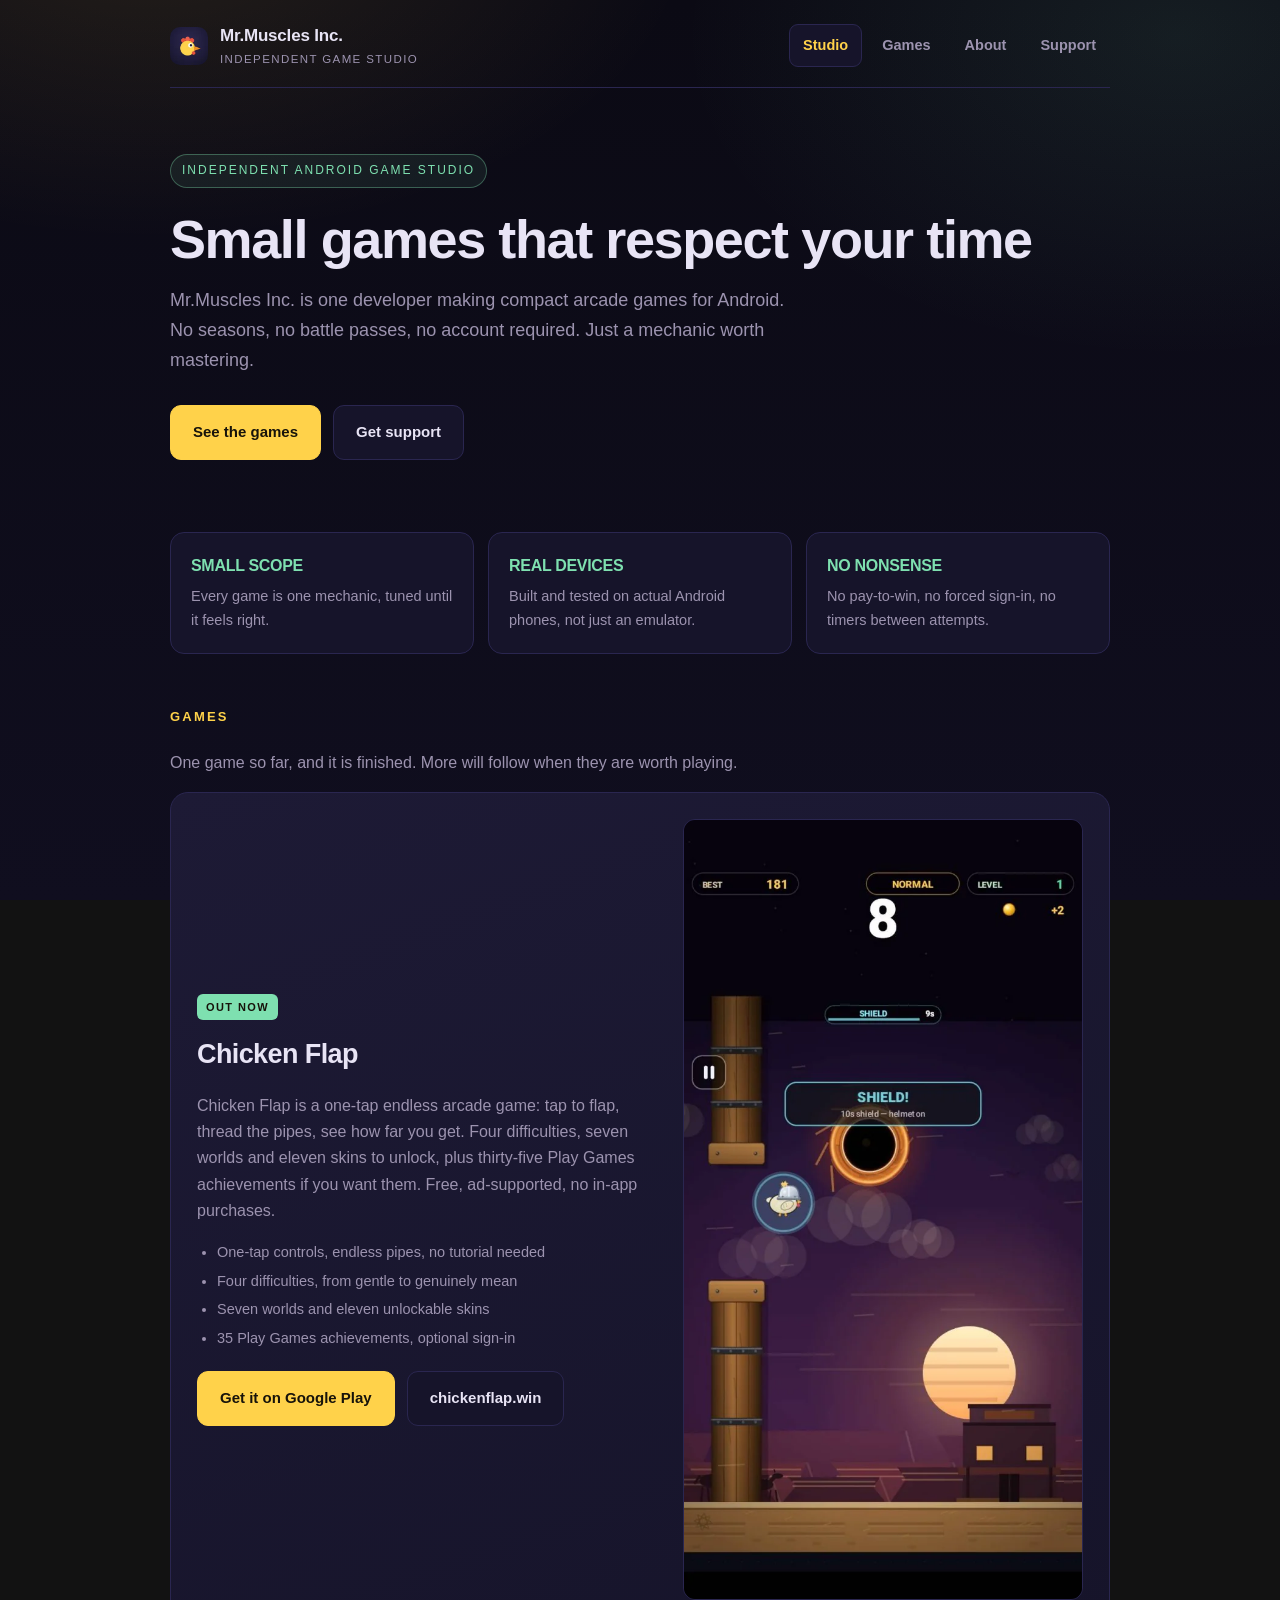
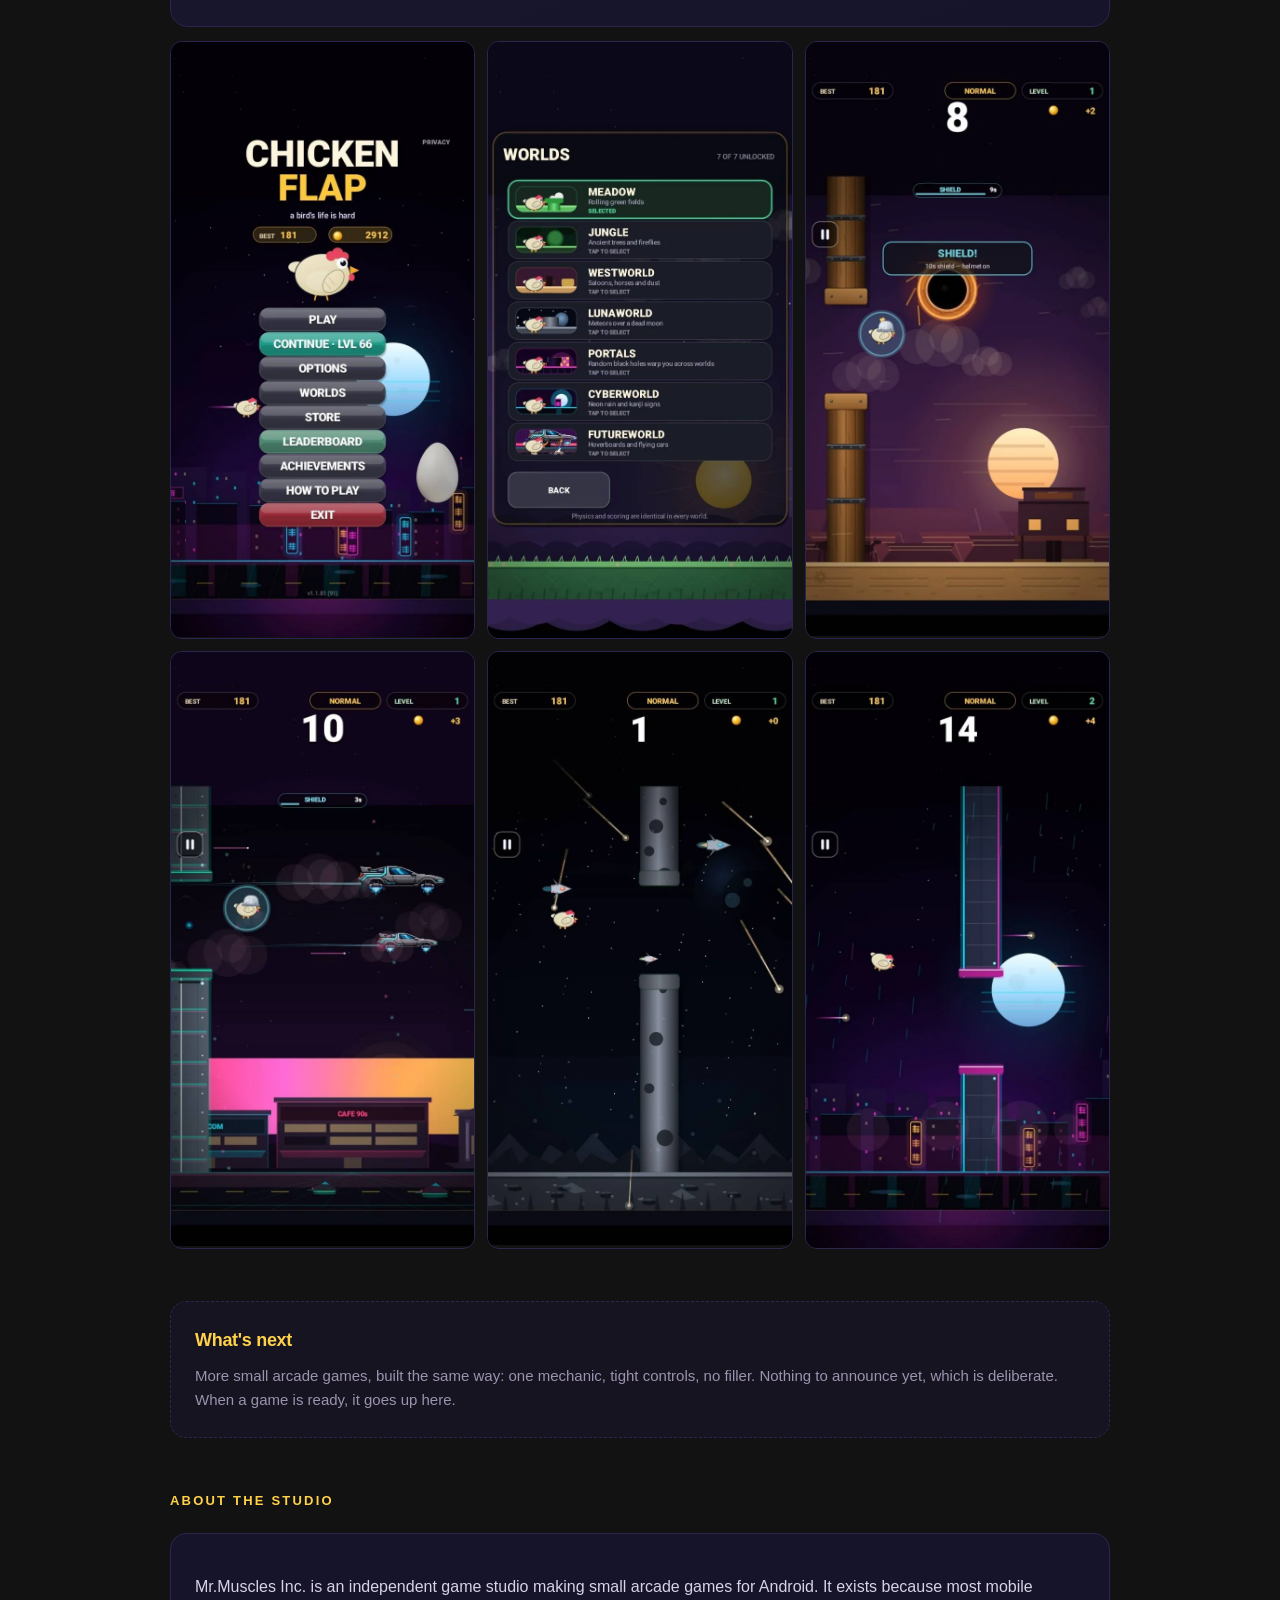
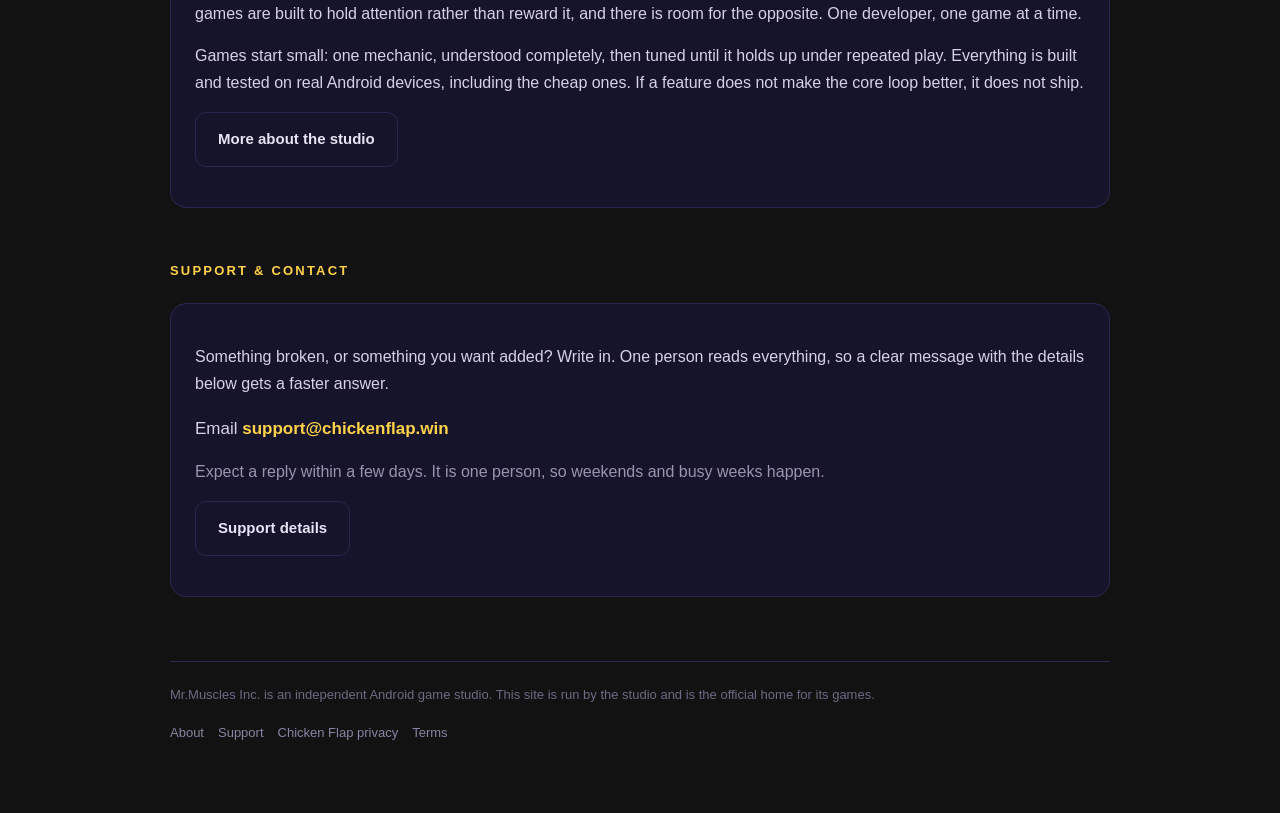
<file: index.html>
<!DOCTYPE html>
<html lang="en">
<head>
<meta charset="utf-8">
<meta name="viewport" content="width=device-width, initial-scale=1">
<title>Mr.Muscles Inc. — small arcade games for Android</title>
<meta name="description" content="An independent one-person Android studio making small, sharp arcade games. First up: Chicken Flap, a one-tap endless flapper with four difficulties.">
<link rel="icon" href="assets/favicon-32.png" sizes="32x32">
<link rel="apple-touch-icon" href="assets/apple-touch-icon.png">
<link rel="stylesheet" href="assets/style.css">
<meta property="og:type" content="website">
<meta property="og:site_name" content="Mr.Muscles Inc.">
<meta property="og:title" content="Mr.Muscles Inc. — small arcade games for Android">
<meta property="og:description" content="An independent one-person Android studio making small, sharp arcade games. First up: Chicken Flap, a one-tap endless flapper with four difficulties.">
<meta name="twitter:card" content="summary_large_image">
</head>
<body>

<header class="site">
  <a class="brand" href="index.html">
    <img src="assets/icon-128.webp" alt="" width="38" height="38">
    <span>Mr.Muscles Inc.<small>Independent game studio</small></span>
  </a>
  <nav class="site">
    <a href="index.html" aria-current="page">Studio</a>
    <a href="index.html#games">Games</a>
    <a href="about/index.html">About</a>
    <a href="support/index.html">Support</a>
  </nav>
</header>

<main class="wrap">

  <div class="hero">
    <div class="eyebrow">Independent Android game studio</div>
    <h1>Small games that respect your time</h1>
    <p class="lede">Mr.Muscles Inc. is one developer making compact arcade games for Android. No seasons, no battle passes, no account required. Just a mechanic worth mastering.</p>
    <div class="cta">
      <a class="btn primary" href="#games">See the games</a>
      <a class="btn" href="support/index.html">Get support</a>
    </div>
  </div>

  <section>
    <div class="grid3">
      <div class="pillar"><h3>SMALL SCOPE</h3><p>Every game is one mechanic, tuned until it feels right.</p></div>
      <div class="pillar"><h3>REAL DEVICES</h3><p>Built and tested on actual Android phones, not just an emulator.</p></div>
      <div class="pillar"><h3>NO NONSENSE</h3><p>No pay-to-win, no forced sign-in, no timers between attempts.</p></div>
    </div>
  </section>

  <section id="games">
    <h2>Games</h2>
    <p class="dim">One game so far, and it is finished. More will follow when they are worth playing.</p>

    <div class="game">
      <div>
        <span class="tag">Out now</span>
        <h3>Chicken Flap</h3>
        <p class="dim">Chicken Flap is a one-tap endless arcade game: tap to flap, thread the pipes, see how far you get. Four difficulties, seven worlds and eleven skins to unlock, plus thirty-five Play Games achievements if you want them. Free, ad-supported, no in-app purchases.</p>
        <ul>
          <li>One-tap controls, endless pipes, no tutorial needed</li>
          <li>Four difficulties, from gentle to genuinely mean</li>
          <li>Seven worlds and eleven unlockable skins</li>
          <li>35 Play Games achievements, optional sign-in</li>
        </ul>
        <div class="cta">
          <a class="btn primary" href="https://play.google.com/store/apps/details?id=com.chickenflap.game" rel="noopener">Get it on Google Play</a>
          <a class="btn" href="https://chickenflap.win/" rel="noopener">chickenflap.win</a>
        </div>
      </div>
      <div class="shot">
        <img src="assets/shots/03-shield.webp" alt="Chicken Flap gameplay, shield power-up active" width="654" height="1280" loading="lazy">
      </div>
    </div>

    <div class="shots">
      <a href="assets/shots/01-menu.webp"><img src="assets/shots/01-menu.webp" alt="Chicken Flap title screen" width="652" height="1280" loading="lazy"></a>
      <a href="assets/shots/02-worlds.webp"><img src="assets/shots/02-worlds.webp" alt="World select screen with all seven worlds unlocked" width="651" height="1280" loading="lazy"></a>
      <a href="assets/shots/03-shield.webp"><img src="assets/shots/03-shield.webp" alt="Gameplay with a shield power-up about to be collected" width="654" height="1280" loading="lazy"></a>
      <a href="assets/shots/04-gameplay.webp"><img src="assets/shots/04-gameplay.webp" alt="Gameplay with the shield timer running" width="654" height="1280" loading="lazy"></a>
      <a href="assets/shots/05-gameplay.webp"><img src="assets/shots/05-gameplay.webp" alt="Gameplay threading between obstacles" width="655" height="1280" loading="lazy"></a>
      <a href="assets/shots/06-gameplay.webp"><img src="assets/shots/06-gameplay.webp" alt="Chicken Flap gameplay" width="652" height="1280" loading="lazy"></a>
    </div>
  </section>

  <section>
    <div class="nextup">
      <h3>What's next</h3>
      <p>More small arcade games, built the same way: one mechanic, tight controls, no filler. Nothing to announce yet, which is deliberate. When a game is ready, it goes up here.</p>
    </div>
  </section>

  <section id="about">
    <h2>About the studio</h2>
    <div class="panel">
      <p>Mr.Muscles Inc. is an independent game studio making small arcade games for Android. It exists because most mobile games are built to hold attention rather than reward it, and there is room for the opposite. One developer, one game at a time.</p>
      <p>Games start small: one mechanic, understood completely, then tuned until it holds up under repeated play. Everything is built and tested on real Android devices, including the cheap ones. If a feature does not make the core loop better, it does not ship.</p>
      <p><a class="btn" href="about/index.html">More about the studio</a></p>
    </div>
  </section>

  <section id="contact">
    <h2>Support &amp; contact</h2>
    <div class="panel">
      <p>Something broken, or something you want added? Write in. One person reads everything, so a clear message with the details below gets a faster answer.</p>
      <p class="contact-line">Email <a href="mailto:support@chickenflap.win">support@chickenflap.win</a></p>
      <p class="dim">Expect a reply within a few days. It is one person, so weekends and busy weeks happen.</p>
      <p><a class="btn" href="support/index.html">Support details</a></p>
    </div>
  </section>

</main>

<footer class="site">
  <div>Mr.Muscles Inc. is an independent Android game studio. This site is run by the studio and is the official home for its games.</div>
  <div class="fl">
    <a href="about/index.html">About</a>
    <a href="support/index.html">Support</a>
    <a href="https://chickenflap.win/privacy/" rel="noopener">Chicken Flap privacy</a>
    <a href="https://chickenflap.win/terms/" rel="noopener">Terms</a>
  </div>
</footer>

</body>
</html>
</file>
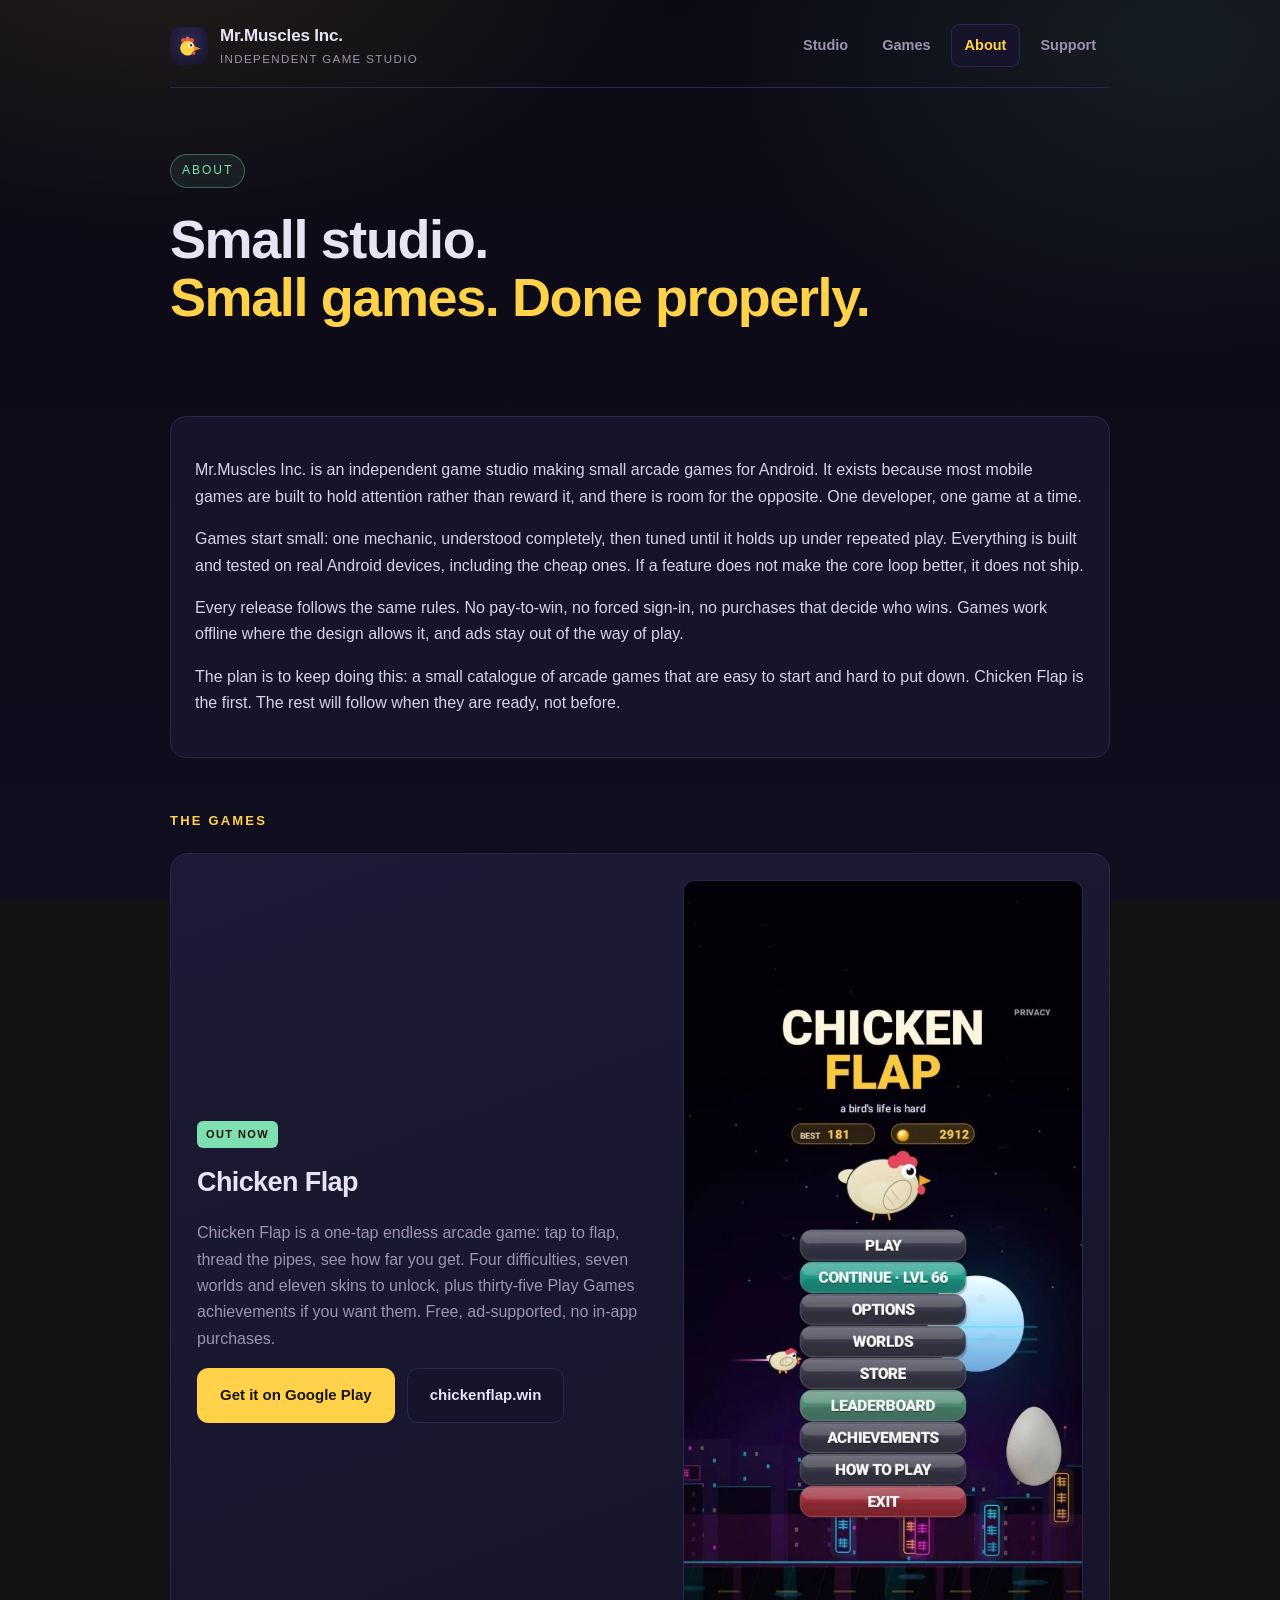
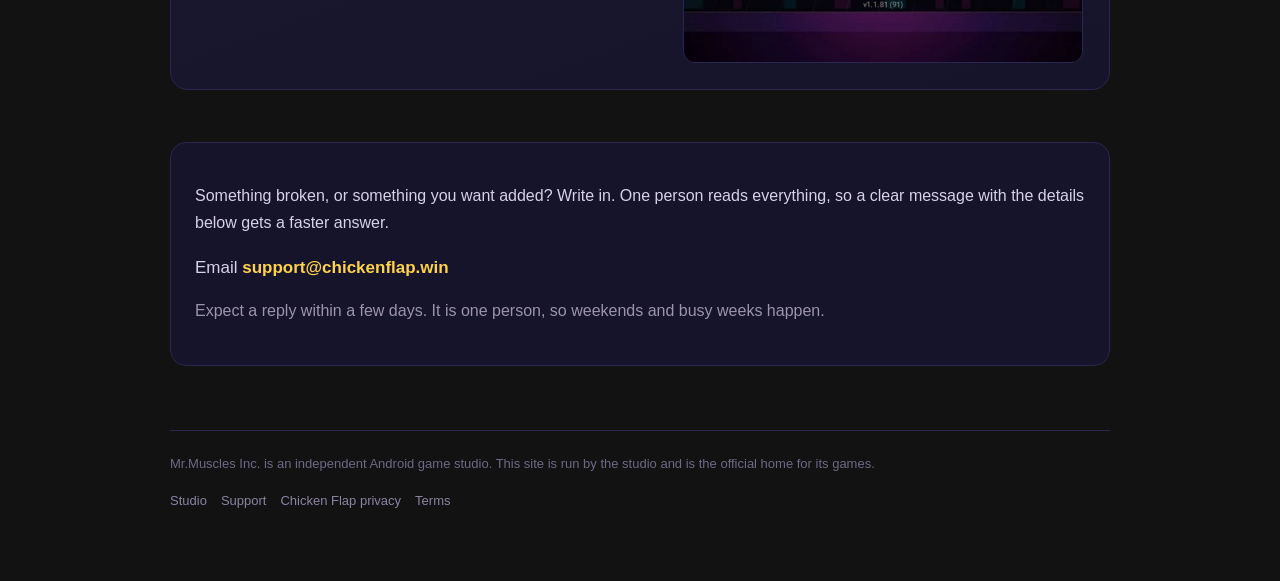
<file: about/index.html>
<!DOCTYPE html>
<html lang="en">
<head>
<meta charset="utf-8">
<meta name="viewport" content="width=device-width, initial-scale=1">
<title>About — Mr.Muscles Inc.</title>
<meta name="description" content="Who makes Mr.Muscles Inc., how the games are built, and what every release promises: no pay-to-win, no forced sign-in, ads kept out of the way.">
<link rel="icon" href="../assets/favicon-32.png" sizes="32x32">
<link rel="apple-touch-icon" href="../assets/apple-touch-icon.png">
<link rel="stylesheet" href="../assets/style.css">
<meta property="og:type" content="website">
<meta property="og:site_name" content="Mr.Muscles Inc.">
<meta property="og:title" content="About — Mr.Muscles Inc.">
<meta property="og:description" content="Who makes Mr.Muscles Inc., how the games are built, and what every release promises: no pay-to-win, no forced sign-in, ads kept out of the way.">
</head>
<body>

<header class="site">
  <a class="brand" href="../index.html">
    <img src="../assets/icon-128.webp" alt="" width="38" height="38">
    <span>Mr.Muscles Inc.<small>Independent game studio</small></span>
  </a>
  <nav class="site">
    <a href="../index.html">Studio</a>
    <a href="../index.html#games">Games</a>
    <a href="index.html" aria-current="page">About</a>
    <a href="../support/index.html">Support</a>
  </nav>
</header>

<main class="wrap">

  <div class="hero">
    <div class="eyebrow">About</div>
    <h1>Small studio.<br><em>Small games. Done properly.</em></h1>
  </div>

  <section>
    <div class="panel">
      <p>Mr.Muscles Inc. is an independent game studio making small arcade games for Android. It exists because most mobile games are built to hold attention rather than reward it, and there is room for the opposite. One developer, one game at a time.</p>
      <p>Games start small: one mechanic, understood completely, then tuned until it holds up under repeated play. Everything is built and tested on real Android devices, including the cheap ones. If a feature does not make the core loop better, it does not ship.</p>
      <p>Every release follows the same rules. No pay-to-win, no forced sign-in, no purchases that decide who wins. Games work offline where the design allows it, and ads stay out of the way of play.</p>
      <p>The plan is to keep doing this: a small catalogue of arcade games that are easy to start and hard to put down. Chicken Flap is the first. The rest will follow when they are ready, not before.</p>
    </div>
  </section>

  <section>
    <h2>The games</h2>
    <div class="game">
      <div>
        <span class="tag">Out now</span>
        <h3>Chicken Flap</h3>
        <p class="dim">Chicken Flap is a one-tap endless arcade game: tap to flap, thread the pipes, see how far you get. Four difficulties, seven worlds and eleven skins to unlock, plus thirty-five Play Games achievements if you want them. Free, ad-supported, no in-app purchases.</p>
        <div class="cta">
          <a class="btn primary" href="https://play.google.com/store/apps/details?id=com.chickenflap.game" rel="noopener">Get it on Google Play</a>
          <a class="btn" href="https://chickenflap.win/" rel="noopener">chickenflap.win</a>
        </div>
      </div>
      <div class="shot">
        <img src="../assets/shots/01-menu.webp" alt="Chicken Flap title screen" width="652" height="1280" loading="lazy">
      </div>
    </div>
  </section>

  <section>
    <div class="panel">
      <p>Something broken, or something you want added? Write in. One person reads everything, so a clear message with the details below gets a faster answer.</p>
      <p class="contact-line">Email <a href="mailto:support@chickenflap.win">support@chickenflap.win</a></p>
      <p class="dim">Expect a reply within a few days. It is one person, so weekends and busy weeks happen.</p>
    </div>
  </section>

</main>

<footer class="site">
  <div>Mr.Muscles Inc. is an independent Android game studio. This site is run by the studio and is the official home for its games.</div>
  <div class="fl">
    <a href="../index.html">Studio</a>
    <a href="../support/index.html">Support</a>
    <a href="https://chickenflap.win/privacy/" rel="noopener">Chicken Flap privacy</a>
    <a href="https://chickenflap.win/terms/" rel="noopener">Terms</a>
  </div>
</footer>

</body>
</html>
</file>
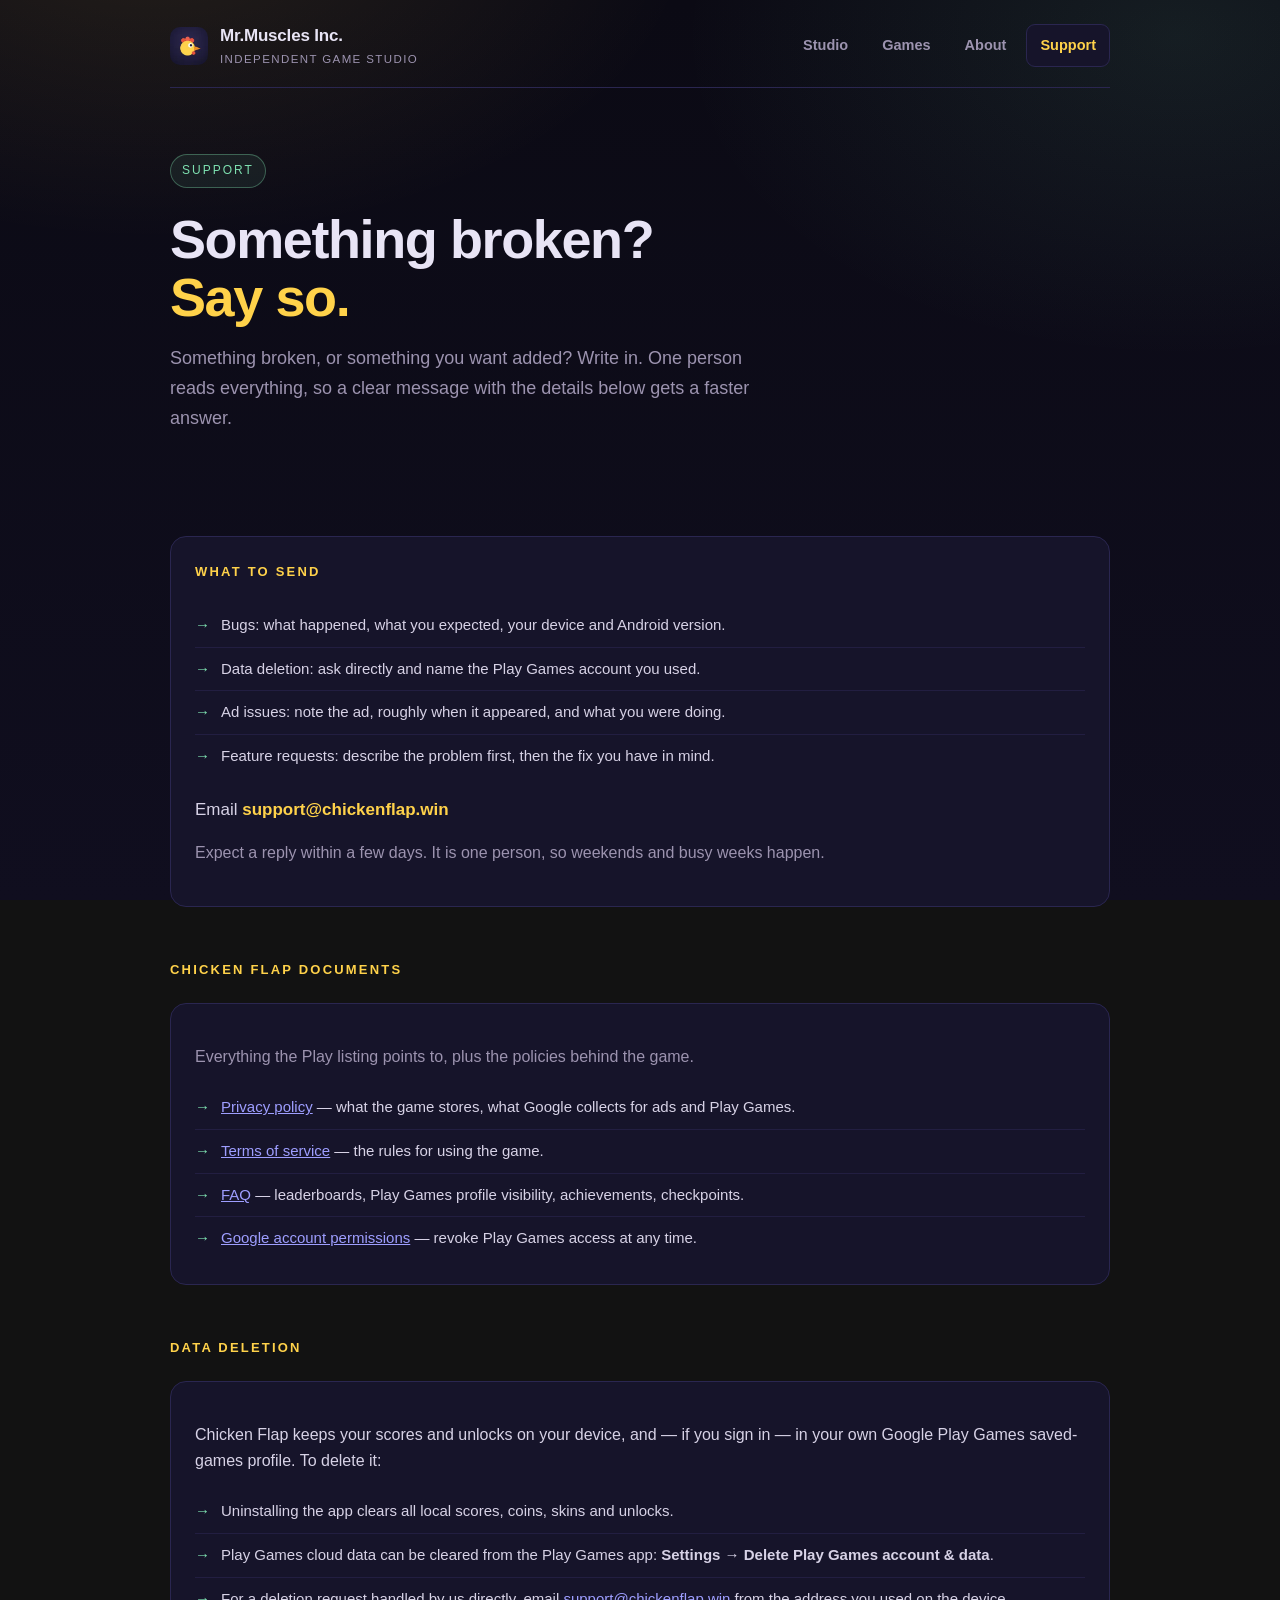
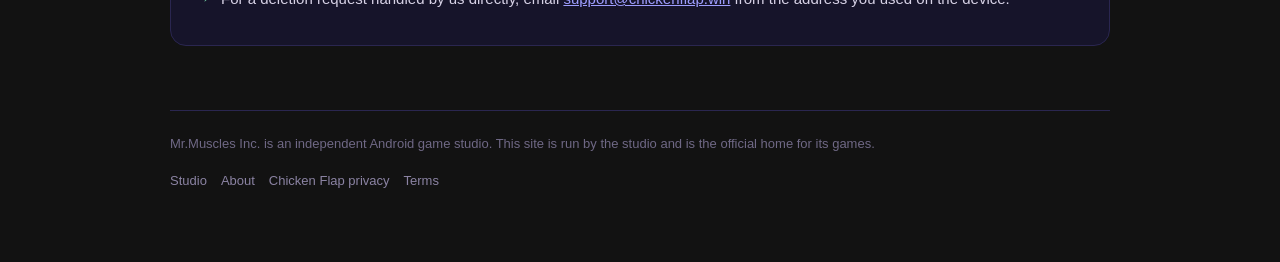
<file: support/index.html>
<!DOCTYPE html>
<html lang="en">
<head>
<meta charset="utf-8">
<meta name="viewport" content="width=device-width, initial-scale=1">
<title>Support — Mr.Muscles Inc.</title>
<meta name="description" content="Support for Mr.Muscles Inc. games: bug reports, account and data deletion requests, ad issues and feature requests.">
<link rel="icon" href="../assets/favicon-32.png" sizes="32x32">
<link rel="apple-touch-icon" href="../assets/apple-touch-icon.png">
<link rel="stylesheet" href="../assets/style.css">
<meta property="og:type" content="website">
<meta property="og:site_name" content="Mr.Muscles Inc.">
<meta property="og:title" content="Support — Mr.Muscles Inc.">
<meta property="og:description" content="Support for Mr.Muscles Inc. games: bug reports, account and data deletion requests, ad issues and feature requests.">
</head>
<body>

<header class="site">
  <a class="brand" href="../index.html">
    <img src="../assets/icon-128.webp" alt="" width="38" height="38">
    <span>Mr.Muscles Inc.<small>Independent game studio</small></span>
  </a>
  <nav class="site">
    <a href="../index.html">Studio</a>
    <a href="../index.html#games">Games</a>
    <a href="../about/index.html">About</a>
    <a href="index.html" aria-current="page">Support</a>
  </nav>
</header>

<main class="wrap">

  <div class="hero">
    <div class="eyebrow">Support</div>
    <h1>Something broken?<br><em>Say so.</em></h1>
    <p class="lede">Something broken, or something you want added? Write in. One person reads everything, so a clear message with the details below gets a faster answer.</p>
  </div>

  <section>
    <div class="panel">
      <h2>What to send</h2>
      <ul class="plain">
        <li>Bugs: what happened, what you expected, your device and Android version.</li>
        <li>Data deletion: ask directly and name the Play Games account you used.</li>
        <li>Ad issues: note the ad, roughly when it appeared, and what you were doing.</li>
        <li>Feature requests: describe the problem first, then the fix you have in mind.</li>
      </ul>
      <p class="contact-line">Email <a href="mailto:support@chickenflap.win">support@chickenflap.win</a></p>
      <p class="dim">Expect a reply within a few days. It is one person, so weekends and busy weeks happen.</p>
    </div>
  </section>

  <section>
    <h2>Chicken Flap documents</h2>
    <div class="panel">
      <p class="dim">Everything the Play listing points to, plus the policies behind the game.</p>
      <ul class="plain">
        <li><a href="https://chickenflap.win/privacy/" rel="noopener">Privacy policy</a> — what the game stores, what Google collects for ads and Play Games.</li>
        <li><a href="https://chickenflap.win/terms/" rel="noopener">Terms of service</a> — the rules for using the game.</li>
        <li><a href="https://chickenflap.win/faq/" rel="noopener">FAQ</a> — leaderboards, Play Games profile visibility, achievements, checkpoints.</li>
        <li><a href="https://myaccount.google.com/permissions" rel="noopener">Google account permissions</a> — revoke Play Games access at any time.</li>
      </ul>
    </div>
  </section>

  <section>
    <h2>Data deletion</h2>
    <div class="panel">
      <p>Chicken Flap keeps your scores and unlocks on your device, and — if you sign in — in your own Google Play Games saved-games profile. To delete it:</p>
      <ul class="plain">
        <li>Uninstalling the app clears all local scores, coins, skins and unlocks.</li>
        <li>Play Games cloud data can be cleared from the Play Games app: <strong>Settings → Delete Play Games account &amp; data</strong>.</li>
        <li>For a deletion request handled by us directly, email <a href="mailto:support@chickenflap.win">support@chickenflap.win</a> from the address you used on the device.</li>
      </ul>
    </div>
  </section>

</main>

<footer class="site">
  <div>Mr.Muscles Inc. is an independent Android game studio. This site is run by the studio and is the official home for its games.</div>
  <div class="fl">
    <a href="../index.html">Studio</a>
    <a href="../about/index.html">About</a>
    <a href="https://chickenflap.win/privacy/" rel="noopener">Chicken Flap privacy</a>
    <a href="https://chickenflap.win/terms/" rel="noopener">Terms</a>
  </div>
</footer>

</body>
</html>
</file>
<file: assets/style.css>
/* Mr.Muscles Inc. — site styles */
:root {
  color-scheme: dark;
  --bg: #0b0a14;
  --bg-2: #100e1f;
  --panel: #16142a;
  --panel-2: #1d1a35;
  --line: #2a2650;
  --text: #e8e4f5;
  --muted: #9c93af;
  --gold: #ffd24a;
  --mint: #7ee0b0;
  --pink: #ff6ea9;
  --max: 940px;
}

* { box-sizing: border-box; }

html { scroll-behavior: smooth; }

body {
  margin: 0;
  padding: 0 20px 70px;
  background:
    radial-gradient(900px 520px at 12% -8%, rgba(255, 210, 74, 0.10), transparent 60%),
    radial-gradient(800px 520px at 92% 4%, rgba(126, 224, 176, 0.09), transparent 62%),
    linear-gradient(180deg, var(--bg) 0%, var(--bg-2) 100%);
  background-attachment: fixed;
  color: var(--text);
  font: 16px/1.65 -apple-system, BlinkMacSystemFont, "Segoe UI", Roboto, Helvetica, Arial, sans-serif;
  -webkit-font-smoothing: antialiased;
}

.wrap { max-width: var(--max); margin: 0 auto; }

/* ---------- header ---------- */
header.site {
  display: flex; align-items: center; justify-content: space-between;
  gap: 16px; flex-wrap: wrap;
  max-width: var(--max); margin: 0 auto; padding: 22px 0 18px;
  border-bottom: 1px solid var(--line);
}
.brand { display: flex; align-items: center; gap: 12px; text-decoration: none; color: var(--text); }
.brand img { width: 38px; height: 38px; border-radius: 10px; display: block; }
.brand span { font-weight: 800; letter-spacing: -0.2px; font-size: 17px; }
.brand small { display: block; font-weight: 500; font-size: 11.5px; letter-spacing: 1.4px; text-transform: uppercase; color: var(--muted); }
nav.site { display: flex; gap: 6px; flex-wrap: wrap; }
nav.site a {
  color: var(--muted); text-decoration: none; font-size: 14.5px; font-weight: 600;
  padding: 9px 13px; border-radius: 9px; border: 1px solid transparent;
}
nav.site a:hover { color: var(--text); border-color: var(--line); background: var(--panel); }
nav.site a[aria-current="page"] { color: var(--gold); border-color: var(--line); background: var(--panel); }

/* ---------- hero ---------- */
.hero { padding: 66px 0 20px; }
.eyebrow {
  display: inline-block; font-size: 12px; letter-spacing: 2px; text-transform: uppercase;
  color: var(--mint); border: 1px solid rgba(126, 224, 176, 0.35);
  background: rgba(126, 224, 176, 0.08); padding: 6px 11px; border-radius: 999px; margin-bottom: 22px;
}
h1 { font-size: clamp(34px, 6vw, 54px); line-height: 1.08; letter-spacing: -1.4px; margin: 0 0 18px; font-weight: 800; }
h1 em { font-style: normal; color: var(--gold); }
.hero p.lede { font-size: 18px; color: var(--muted); max-width: 620px; margin: 0 0 30px; }
.cta { display: flex; gap: 12px; flex-wrap: wrap; }
.btn {
  display: inline-flex; align-items: center; gap: 9px;
  padding: 14px 22px; border-radius: 11px; text-decoration: none;
  font-weight: 700; font-size: 15px; border: 1px solid var(--line);
  background: var(--panel); color: var(--text); transition: border-color .15s, transform .15s;
}
.btn:hover { border-color: var(--gold); transform: translateY(-1px); }
.btn.primary { background: var(--gold); color: #17130a; border-color: var(--gold); }
.btn.primary:hover { background: #ffdd6d; }

/* ---------- sections ---------- */
section { padding: 52px 0 0; }
h2 { font-size: 13px; letter-spacing: 2.2px; text-transform: uppercase; color: var(--gold); margin: 0 0 22px; font-weight: 700; }
h3 { font-size: 21px; margin: 0 0 8px; letter-spacing: -0.3px; }
p { color: #d7d2e6; }
p.dim, .dim { color: var(--muted); }

.grid3 { display: grid; grid-template-columns: repeat(3, 1fr); gap: 14px; }
.pillar { background: var(--panel); border: 1px solid var(--line); border-radius: 14px; padding: 20px; }
.pillar h3 { font-size: 16px; color: var(--mint); margin-bottom: 6px; }
.pillar p { margin: 0; font-size: 14.5px; color: var(--muted); }

/* ---------- game card ---------- */
.game {
  display: grid; grid-template-columns: 1.15fr 1fr; gap: 26px; align-items: center;
  background: linear-gradient(160deg, var(--panel-2), var(--panel));
  border: 1px solid var(--line); border-radius: 18px; padding: 26px; margin-top: 6px;
}
.game h3 { font-size: 27px; letter-spacing: -0.6px; }
.game .tag { display: inline-block; font-size: 11px; letter-spacing: 1.4px; text-transform: uppercase; color: #17130a; background: var(--mint); padding: 4px 9px; border-radius: 6px; font-weight: 800; margin-bottom: 12px; }
.game ul { margin: 14px 0 20px; padding-left: 20px; }
.game li { color: var(--muted); font-size: 14.5px; margin: 5px 0; }
.game .shot { border-radius: 12px; overflow: hidden; border: 1px solid var(--line); line-height: 0; }
.game .shot img { width: 100%; height: auto; display: block; }

.shots { display: grid; grid-template-columns: repeat(3, 1fr); gap: 12px; margin-top: 14px; }
.shots a { display: block; border-radius: 12px; overflow: hidden; border: 1px solid var(--line); line-height: 0; }
.shots img { width: 100%; height: auto; display: block; }

/* ---------- next up ---------- */
.nextup {
  border: 1px dashed var(--line); border-radius: 16px; padding: 24px;
  background: rgba(29, 26, 53, 0.45);
}
.nextup h3 { color: var(--gold); font-size: 18px; }
.nextup p { margin: 0; color: var(--muted); font-size: 15px; }

/* ---------- support / contact ---------- */
.panel {
  background: var(--panel); border: 1px solid var(--line); border-radius: 16px;
  padding: 24px;
}
.contact-line { margin: 18px 0 0; font-size: 17px; }
.contact-line a { color: var(--gold); font-weight: 700; text-decoration: none; }
.contact-line a:hover { text-decoration: underline; }
ul.plain { list-style: none; padding: 0; margin: 16px 0 0; }
ul.plain li { padding: 9px 0 9px 26px; position: relative; color: #d7d2e6; font-size: 15px; border-bottom: 1px solid rgba(42, 38, 80, .6); }
ul.plain li:last-child { border-bottom: 0; }
ul.plain li::before { content: "→"; position: absolute; left: 0; color: var(--mint); }

/* ---------- footer ---------- */
footer.site {
  max-width: var(--max); margin: 64px auto 0; padding-top: 22px;
  border-top: 1px solid var(--line); color: #6f6885; font-size: 13px;
  display: flex; justify-content: space-between; gap: 16px; flex-wrap: wrap;
}
footer.site a { color: #8b83a3; text-decoration: none; }
footer.site a:hover { color: var(--gold); }
footer.site .fl { display: flex; gap: 14px; flex-wrap: wrap; }

/* ---------- responsive ---------- */
@media (max-width: 760px) {
  body { padding: 0 16px 56px; }
  .hero { padding: 44px 0 8px; }
  .grid3 { grid-template-columns: 1fr; }
  .game { grid-template-columns: 1fr; padding: 20px; }
  .game .shot { order: -1; }
  .shots { grid-template-columns: 1fr 1fr; }
  section { padding-top: 40px; }
}
</file>
